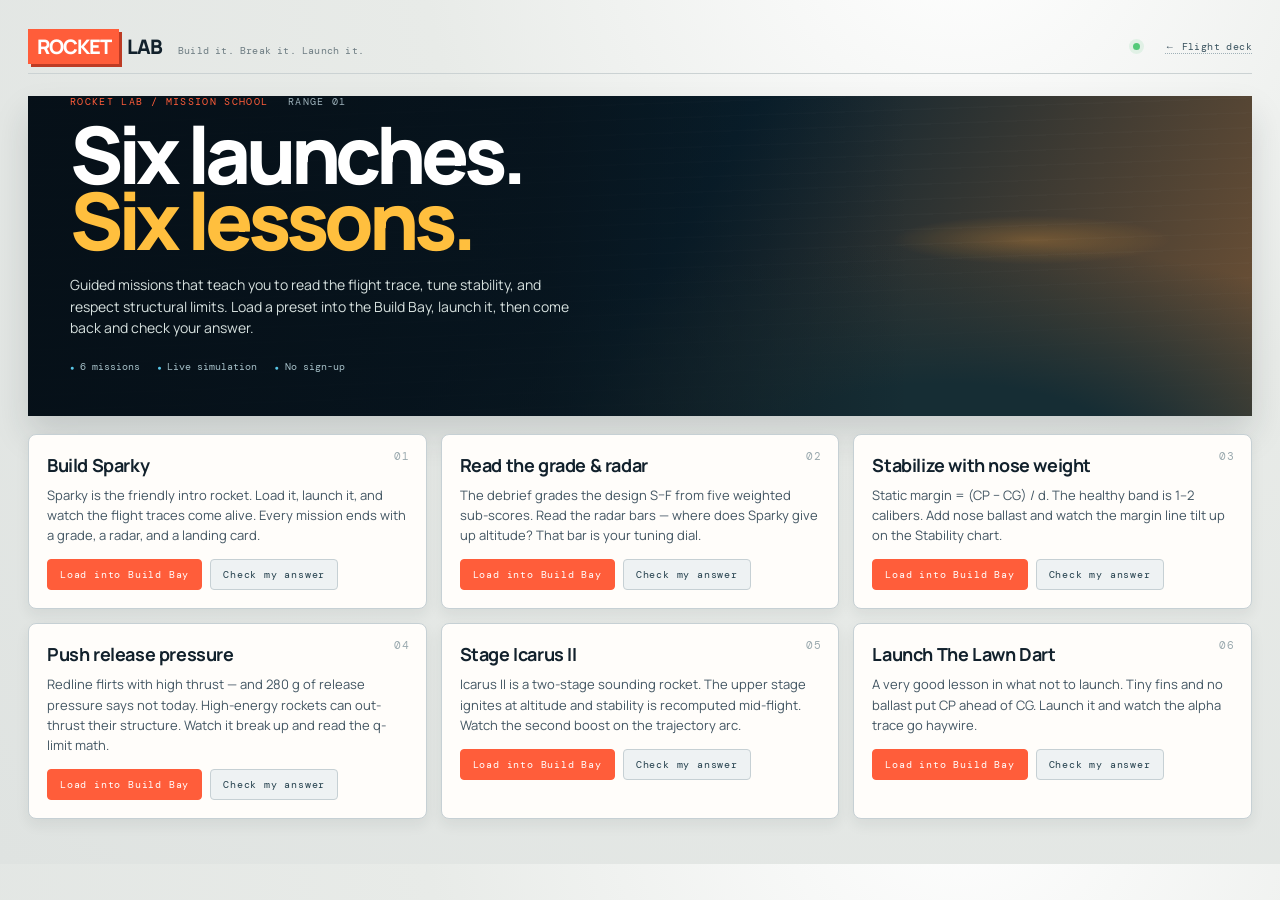
<file: ui/static/tutorial.html>
<!doctype html>
<html lang="en"><head><meta charset="utf-8"><meta name="viewport" content="width=device-width,initial-scale=1"><title>Tutorial — Rocket Lab</title><link rel="stylesheet" href="style.css"></head>
<body><main>
 <header><div class="brand"><span>ROCKET</span> LAB <i>Build it. Break it. Launch it.</i></div><div class="status"><b></b> <a class="backlink" href="/">← Flight deck</a></div></header>
 <section class="hero tutorial-hero"><div class="range-haze"></div><div class="hero-copy"><p class="eyebrow">ROCKET LAB / MISSION SCHOOL <span>RANGE 01</span></p><h1>Six launches.<br><em>Six lessons.</em></h1><p class="intro">Guided missions that teach you to read the flight trace, tune stability, and respect structural limits. Load a preset into the Build Bay, launch it, then come back and check your answer.</p><div class="hero-meta"><span>6 missions</span><span>Live simulation</span><span>No sign-up</span></div></div></section>
 <section class="missions" id="missions"></section>
</main><script src="units.js"></script><script src="tutorial.js"></script></body></html>
</file>
<file: ui/static/style.css>
@import url('https://fonts.googleapis.com/css2?family=DM+Mono:wght@400;500&family=Manrope:wght@400;500;600;700;800&display=swap');
:root{--void:#050a10;--ink:#12212c;--slate:#425562;--line:#d6dde0;--paper:#e9ece9;--signal:#ff5d3a;--gold:#ffbf3e;--cyan:#59c6e7}*{box-sizing:border-box}body{margin:0;background:radial-gradient(circle at 75% -10%,#fff 0,#e8ebe8 40%,#dfe3e1 100%);color:var(--ink);font-family:Manrope,Arial,sans-serif}main{max-width:1520px;margin:auto;padding:20px 28px 45px}header{height:54px;border-bottom:1px solid #cbd2d3;display:flex;align-items:center;justify-content:space-between}.brand{font-size:20px;font-weight:800;letter-spacing:-1.1px}.brand span{display:inline-block;background:var(--signal);color:#fff;padding:4px 9px;margin-right:5px;box-shadow:3px 3px 0 #bd3b24}.brand i{font:10px 'DM Mono';font-style:normal;font-weight:400;color:#6d7c82;margin-left:13px;letter-spacing:.2px}.status{font:10px 'DM Mono';color:#607078}.status b{display:inline-block;width:7px;height:7px;border-radius:50%;background:#54ca79;margin-right:7px;box-shadow:0 0 0 4px #54ca7921}.hero{height:430px;margin:22px 0 16px;position:relative;overflow:hidden;color:white;background:linear-gradient(120deg,#07131d 0%,#0a2230 52%,#7d5836 105%);box-shadow:0 18px 32px #18242b27}.hero:after{content:'';position:absolute;inset:0;background:linear-gradient(90deg,#061018ee 0%,#061018b3 42%,transparent 72%),radial-gradient(ellipse at 75% 112%,#162d34 0 14%,transparent 42%);z-index:1}.range-haze{position:absolute;inset:0;background:radial-gradient(ellipse at 82% 45%,#ffa63d4a 0,transparent 10%),repeating-linear-gradient(178deg,transparent 0 13px,#ffffff05 14px 15px);opacity:.9}.tower{position:absolute;right:19%;bottom:0;width:155px;height:330px;z-index:1;background:linear-gradient(90deg,transparent 45%,#121d22 45% 53%,transparent 53%);filter:drop-shadow(0 0 12px #060a0c)}.tower:before{content:'';position:absolute;left:69px;bottom:0;width:20px;height:300px;background:linear-gradient(#d7ddd9,#35444b 45%,#141e23);clip-path:polygon(44% 0,56% 0,100% 100%,0 100%)}.tower:after{content:'';position:absolute;right:-83px;bottom:1px;width:205px;height:125px;background:linear-gradient(90deg,transparent 48%,#172229 49% 52%,transparent 53%),linear-gradient(30deg,transparent 49%,#35464c 50% 51%,transparent 52%),linear-gradient(-30deg,transparent 49%,#35464c 50% 51%,transparent 52%);opacity:.92}.tower i{position:absolute;width:7px;height:7px;border-radius:50%;background:#ff5837;box-shadow:0 0 11px #ff5837;left:74px;z-index:2}.tower i:nth-child(1){top:30px}.tower i:nth-child(2){top:95px}.tower i:nth-child(3){top:162px}.tower i:nth-child(4){top:228px}.hero-copy{position:absolute;z-index:2;left:42px;bottom:43px;max-width:600px}.eyebrow{font:10px 'DM Mono';letter-spacing:1.35px;color:var(--signal);margin:0 0 13px}.eyebrow span{color:#9eb2bb;margin-left:12px}.hero h1{font-size:clamp(48px,6.2vw,82px);line-height:.83;letter-spacing:-5px;margin:0;font-weight:800}.hero h1 em{font-style:normal;color:var(--gold)}.intro{font-size:14px;line-height:1.55;max-width:510px;color:#d7e1df;margin:21px 0}.hero-meta{display:flex;gap:17px;color:#a6c0c8;font:10px 'DM Mono'}.hero-meta span:before{content:'●';color:var(--cyan);font-size:7px;margin-right:6px}.hero-instruments{position:absolute;z-index:2;right:33px;top:30px;display:flex;gap:1px;background:#ffffff1b;border:1px solid #ffffff24}.hero-instruments div{width:108px;padding:12px;background:#07131dbd}.hero-instruments small{font:8px 'DM Mono';color:#9db2b9;display:block;margin-bottom:7px}.hero-instruments b{font:15px 'DM Mono';color:#f3f7f5}.hero-instruments em{font-size:9px;font-style:normal;color:#a6bbc0}.hero-instruments .armed{font-size:11px;color:#63e28d;letter-spacing:1px}.mission-mark{z-index:3;position:absolute;right:38px;bottom:37px;display:flex;align-items:center;gap:13px}.mission-mark>p{font:10px 'DM Mono';line-height:1.35;color:#b9ccce;margin:0}.grade{height:88px;width:88px;border-radius:50%;border:1px solid var(--gold);color:var(--gold);display:flex;flex-direction:column;align-items:center;justify-content:center;font-size:49px;font-weight:700;line-height:.6;background:#07131db5;box-shadow:0 0 0 7px #ffffff0b}.grade small{font:8px 'DM Mono';color:#d3e0dc;margin-top:14px;letter-spacing:1px}.methods{display:grid;grid-template-columns:repeat(4,1fr);background:#fdfefd;border:1px solid var(--line);margin-bottom:16px}.methods div{padding:15px 17px;display:grid;grid-template-columns:27px 1fr;column-gap:8px;border-right:1px solid var(--line)}.methods div:last-child{border-right:0}.methods b{grid-row:span 3;font:11px 'DM Mono';color:var(--signal)}.methods span,.methods small{font:9px 'DM Mono';letter-spacing:.4px;color:#79888e}.methods strong{font-size:13px;margin:4px 0;font-weight:700}nav{display:flex;overflow:auto;background:#fff;border:1px solid var(--line);margin-bottom:16px}nav:before{content:'VEHICLE CONFIGURATION';flex:0 0 auto;padding:12px 15px;font:10px 'DM Mono';color:#718087;border-right:1px solid var(--line)}nav button{border:0;border-right:1px solid var(--line);background:white;padding:11px 16px;font:12px Manrope;cursor:pointer;white-space:nowrap}nav button.active{background:var(--ink);color:white}.grid{display:grid;grid-template-columns:342px 1fr;gap:16px}.panel{background:#fff;border:1px solid var(--line);box-shadow:0 5px 14px #23313a0b}.builder{padding:20px}.builder h2{margin:0;padding-bottom:14px;border-bottom:1px solid var(--line);font-size:20px;letter-spacing:-.8px}.builder h2 span{float:right;background:#eaf0ed;border:1px solid #d2ded9;color:#4c6363;padding:4px 6px;font:9px 'DM Mono'}.rocket-drawing{height:225px;margin:18px 0;background:linear-gradient(135deg,#dbe7e7,#f4f5f1 50%,#cbd9d9);position:relative;overflow:hidden;border:1px solid #d5dfdf}.rocket-drawing:before{content:'AIRFRAME CONFIGURATION // ELEVATION';position:absolute;left:11px;top:10px;font:9px 'DM Mono';letter-spacing:.7px;color:#49636b}.rocket-drawing:after{content:'';position:absolute;left:0;right:0;bottom:34px;border-bottom:1px solid #71898c}.rocket-drawing span{position:absolute;font:9px 'DM Mono';z-index:2}.cg-dot{left:49%;top:133px;color:#d34a32}.cp-dot{left:64%;top:153px;color:#177aa6}#rocket{position:absolute;width:64px;height:164px;left:calc(50% - 32px);bottom:34px;filter:drop-shadow(5px 6px 4px #20333b2b)}.tip{width:0;height:0;border-left:32px solid transparent;border-right:32px solid transparent;border-bottom:48px solid #e5e7df}.tube{height:103px;background:linear-gradient(90deg,#c8cbc7,#fbfbea 45%,#c6c8c2);border:2px solid #26353b;border-top:0}.fins:before,.fins:after{content:'';position:absolute;bottom:0;border-top:30px solid transparent}.fins:before{left:-31px;border-right:31px solid #345a68}.fins:after{right:-31px;border-left:31px solid #345a68}label{font:10px 'DM Mono';letter-spacing:.2px;display:block;margin:14px 0 5px}label output{float:right;color:#cf4e35}select,input{width:100%;margin-top:7px}select{padding:9px;background:#fbfcfb;border:1px solid var(--line);font:13px Manrope}input{accent-color:var(--signal)}#launch{width:100%;margin-top:19px;border:0;padding:16px;background:var(--signal);color:#fff;box-shadow:4px 4px 0 #1e2a30;font:700 12px 'DM Mono';letter-spacing:.5px;cursor:pointer}#launch:hover{transform:translate(2px,2px);box-shadow:2px 2px 0 #1e2a30}#launch span{float:right;font-size:18px;line-height:10px}.flight{min-width:0}.telemetry{margin-bottom:12px;padding:17px 20px;border-left:4px solid var(--cyan);display:flex;align-items:center;justify-content:space-between}.telemetry h2{font-size:20px;margin:0}.telemetry #warning{max-width:390px;text-align:right;font:11px 'DM Mono';color:#62727a}.sky{height:395px;position:relative;overflow:hidden;border:1px solid #18303d;background:radial-gradient(ellipse at 83% 25%,#ffd99b 0 5%,transparent 17%),linear-gradient(#091b29 0%,#154054 42%,#e6aa67 66%,#6c5a41 68%,#263d35 100%)}.sky:after{content:'';position:absolute;inset:0;background:repeating-linear-gradient(176deg,transparent 0 18px,#ffffff06 19px 20px),radial-gradient(ellipse at 13% 78%,#101d1d 0 16%,transparent 35%);mix-blend-mode:screen}.moon{right:10%;top:18%;width:86px;height:86px;background:#fff1cc;box-shadow:0 0 55px #ffda9190}.cloud{background:#d9ddd5;border-radius:100%;opacity:.28;filter:blur(2px)}.c1{width:185px;left:22%;top:31%}.c2{width:130px;right:31%;top:51%}.ground{height:30px;background:#182c27}.pad{z-index:2;color:#101d21;font-size:46px}.flying-rocket{z-index:3;color:#f2f3ea;text-shadow:2px 3px #162027;font-size:35px}.trail{z-index:2;width:7px;background:linear-gradient(transparent,#fff6b6,#ff6b35);box-shadow:0 0 15px #ffc43d}.readout{z-index:4;top:16px;left:16px;padding:11px 13px;background:#07131de8;border:1px solid #ffffff30;color:#fff}.readout b{font:16px 'DM Mono'}.readout small{font:9px 'DM Mono';color:#b6cbd0}.charts{display:grid;grid-template-columns:1fr 1fr;gap:12px;margin-top:12px}.chart{height:214px;padding:14px}.chart h3{font-size:12px;margin:0 0 10px}.chart h3 span{float:right;font:10px 'DM Mono';color:var(--signal)}canvas{width:100%!important;height:165px!important}.results{margin-top:16px;padding:24px;background:#fff;border:1px solid var(--line);border-top:4px solid var(--signal);display:grid;grid-template-columns:1.25fr .85fr 1fr;gap:25px}.results h2{margin:0;font-size:28px}.results p{color:#63727a;line-height:1.5}.hidden{display:none}.badge{display:inline-block;background:#f6f7f5;border:1px solid #dfe4e2;padding:7px;margin:3px 3px 0 0;font:10px 'DM Mono'}.radar{display:grid;align-content:center;gap:8px}.radar div{display:grid;grid-template-columns:100px 1fr 30px;gap:8px;align-items:center;font:10px 'DM Mono'}.bar{height:7px;background:#e3e8e7}.bar i{height:100%;display:block;background:linear-gradient(90deg,var(--signal),var(--gold))}.metrics{display:grid;grid-template-columns:1fr 1fr;gap:1px;background:var(--line);align-self:center}.metric{background:#fff;padding:12px}.metric b{display:block;font-size:19px}.metric small{font:9px 'DM Mono';color:#718087}.engineering-note{margin-top:16px;padding:24px;background:#0a151d;color:white;border-top:3px solid var(--gold);display:grid;grid-template-columns:.9fr 1fr 1.15fr;gap:25px;align-items:center}.engineering-note h2{margin:0;font-size:20px}.engineering-note p{margin:0;color:#b4c6c9;font:11px/1.6 'DM Mono'}.equations{display:grid;grid-template-columns:1fr 1fr;gap:7px}.equations code{padding:8px;background:#ffffff0a;border:1px solid #ffffff17;color:#d8e7e5;font:11px 'DM Mono'}@media(max-width:800px){main{padding:14px}.brand i,.status,.hero-instruments,.mission-mark>p{display:none}.hero{height:360px}.hero-copy{left:25px;bottom:29px}.hero h1{font-size:56px}.tower{right:6%;opacity:.75}.mission-mark{right:25px;bottom:28px}.grade{width:68px;height:68px;font-size:37px}.grade small{font-size:7px;margin-top:10px}.hero-meta{display:none}.methods{grid-template-columns:1fr 1fr}.methods div:nth-child(2){border-right:0}.methods div:nth-child(-n+2){border-bottom:1px solid var(--line)}.grid,.charts,.results,.engineering-note{grid-template-columns:1fr}.sky{height:330px}nav:before{display:none}}
.toggle{font:9px 'DM Mono';letter-spacing:.8px;color:#24404d;background:#eef2f3;border:1px solid #c6d0d4;border-radius:3px;padding:5px 9px;margin-left:12px;cursor:pointer}.toggle:hover{background:#dfe7ea}.charts{display:grid;grid-template-columns:1fr 1fr;gap:14px;margin-top:14px}.chart h3 span{font:10px 'DM Mono';color:#6d7c82;font-weight:400;margin-left:8px}.chart canvas{height:220px}.alert{position:absolute;left:50%;top:14px;transform:translateX(-50%);z-index:6;font:11px 'DM Mono';letter-spacing:.3px;padding:9px 16px;border-radius:4px;max-width:86%;background:#0a2230;color:#ffd9cf;box-shadow:0 6px 18px #06101859}.alert.ok{background:#19421f;color:#d7f7db}.alert.ng{background:#52130f;color:#ffd9cf}.alert.hidden{display:none}#outcome{margin:12px 0}.outcome-card{border:1px solid #cbd8da;border-left:4px solid var(--cyan);border-radius:6px;padding:12px 16px;display:flex;flex-direction:column;gap:2px;background:#fff}.outcome-card.ok{border-left-color:#54ca79}.outcome-card.ng{border-left-color:#e34329}.outcome-card .oc-tag{font:10px 'DM Mono';letter-spacing:1px;color:#24404d}.outcome-card b{font-size:20px;letter-spacing:-.5px}.outcome-card small{font:11px 'DM Mono';color:#607078}.outcome-card em{font:10px 'DM Mono';color:#c26a12;margin-top:4px;font-style:normal}
.status a.backlink{color:#39525e;text-decoration:none;font-family:'DM Mono';font-size:10px;letter-spacing:.4px;border-bottom:1px dotted #9fb0b7;margin-left:12px}.status a.backlink:hover{color:var(--signal)}.tutorial-hero{height:320px}.missions{display:grid;grid-template-columns:repeat(3,1fr);gap:14px;margin-top:18px}.mission{position:relative;border:1px solid #c6d0d4;border-radius:8px;background:#fffdfa;padding:18px;box-shadow:0 6px 14px #18242b12}.mission .m-num{position:absolute;top:14px;right:16px;font:11px 'DM Mono';letter-spacing:1px;color:#9aa9ae}.mission h3{font-size:18px;letter-spacing:-.4px;margin:0 0 8px}.mission p{font-size:13px;line-height:1.55;color:#425562;margin:0 0 14px}.missions-actions{display:flex;gap:8px;flex-wrap:wrap}.missions-actions button,.mission button{font:10px 'DM Mono';letter-spacing:.8px;border-radius:4px;padding:8px 12px;cursor:pointer;border:1px solid #c6d0d4;background:#eef2f3;color:#24404d}.missions-actions button.load{background:var(--signal);border-color:var(--signal);color:#fff}.missions-actions button:disabled{opacity:.5;cursor:wait}.mission .answer{margin:12px 0 0;font:12px 'DM Mono';padding:9px 11px;border-radius:4px;display:none}.mission .answer.pass{display:block;background:#e6f6ea;color:#197a33}.mission .answer.fail{display:block;background:#ffefe9;color:#c03a22}.mission .answer small{color:#6b7c83}
</file>
